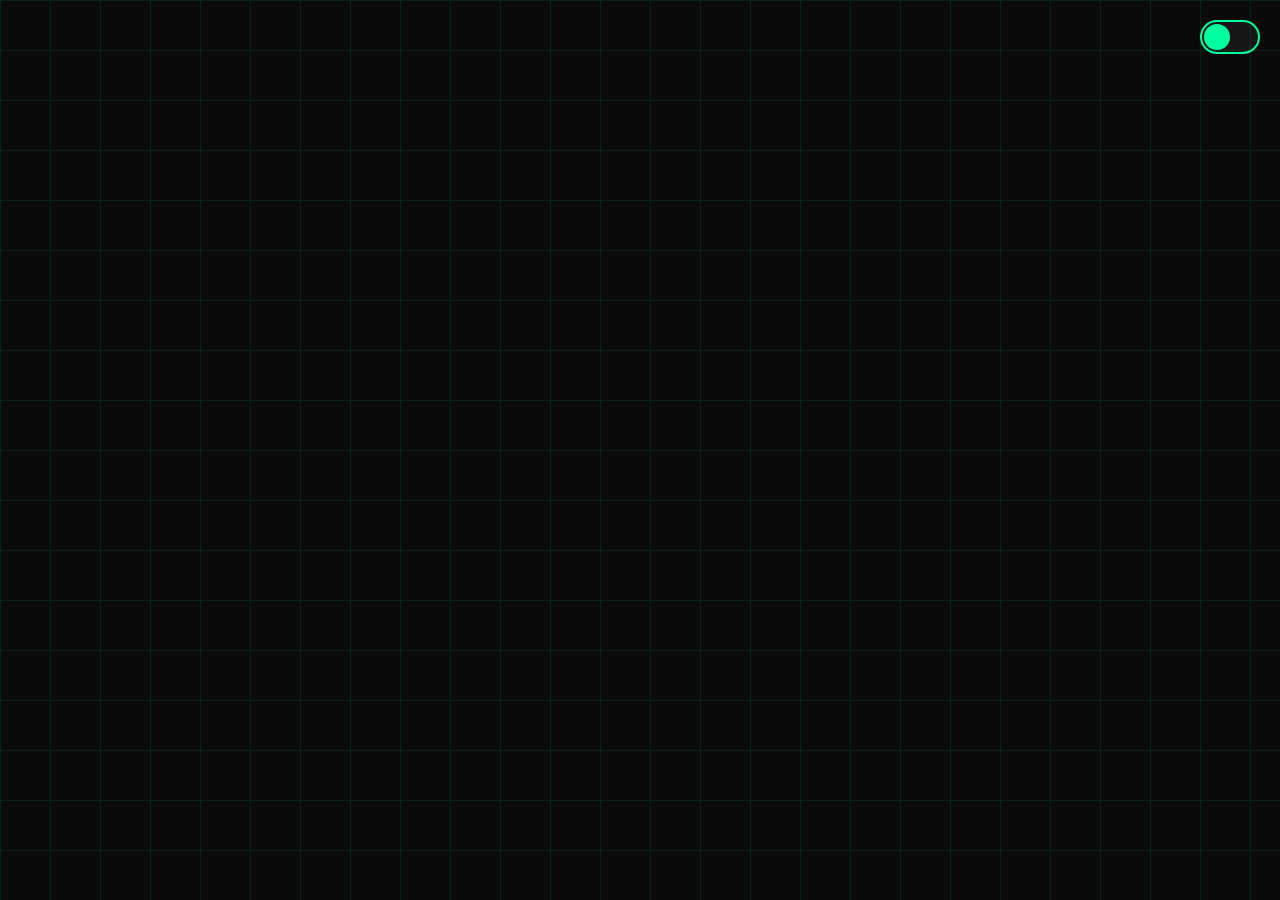
<file: welcome.html>
<!DOCTYPE html>
<html lang="en">
<head>
    <meta charset="UTF-8">
    <meta name="viewport" content="width=device-width, initial-scale=1.0">
    <title>Welcome - Bengaluru Transport Optimizer</title>
    <link href="https://fonts.googleapis.com/css2?family=Orbitron:wght@400;700&family=Roboto:wght@300;400;700&display=swap" rel="stylesheet">
    <style>
        :root {
            --primary-color: #00ff9d;
            --secondary-color: #ff00ff;
            --background-color: #0a0a0a;
            --text-color: #ffffff;
            --card-bg: rgba(255, 255, 255, 0.05);
            --card-shadow: 0 0 20px rgba(0, 255, 157, 0.2);
        }

        [data-theme="light"] {
            --primary-color: #00cc7d;
            --secondary-color: #cc00cc;
            --background-color: #f0f0f0;
            --text-color: #333333;
            --card-bg: #ffffff;
            --card-shadow: 0 8px 32px rgba(0, 0, 0, 0.1);
        }

        * {
            margin: 0;
            padding: 0;
            box-sizing: border-box;
        }

        body {
            font-family: 'Roboto', sans-serif;
            background-color: var(--background-color);
            color: var(--text-color);
            min-height: 100vh;
            overflow: hidden;
            transition: background-color 0.3s ease, color 0.3s ease;
        }

        .theme-toggle {
            position: fixed;
            top: 20px;
            right: 20px;
            z-index: 1000;
        }

        .toggle-switch {
            position: relative;
            display: inline-block;
            width: 60px;
            height: 34px;
        }

        .toggle-switch input {
            opacity: 0;
            width: 0;
            height: 0;
        }

        .toggle-slider {
            position: absolute;
            cursor: pointer;
            top: 0;
            left: 0;
            right: 0;
            bottom: 0;
            background-color: var(--card-bg);
            transition: .4s;
            border-radius: 34px;
            border: 2px solid var(--primary-color);
        }

        .toggle-slider:before {
            position: absolute;
            content: "";
            height: 26px;
            width: 26px;
            left: 2px;
            bottom: 2px;
            background-color: var(--primary-color);
            transition: .4s;
            border-radius: 50%;
        }

        input:checked + .toggle-slider {
            background-color: var(--card-bg);
        }

        input:checked + .toggle-slider:before {
            transform: translateX(26px);
        }

        .container {
            position: relative;
            height: 100vh;
            display: flex;
            flex-direction: column;
            justify-content: center;
            align-items: center;
            z-index: 1;
        }

        .title {
            font-family: 'Orbitron', sans-serif;
            font-size: 4rem;
            text-align: center;
            margin-bottom: 1rem;
            opacity: 0;
            transform: translateY(20px);
            animation: fadeInUp 1s ease forwards;
            background: linear-gradient(45deg, var(--primary-color), var(--secondary-color));
            -webkit-background-clip: text;
            background-clip: text;
            color: transparent;
            text-shadow: 0 0 20px rgba(0, 255, 157, 0.3);
        }

        .subtitle {
            font-size: 1.5rem;
            text-align: center;
            margin-bottom: 3rem;
            opacity: 0;
            transform: translateY(20px);
            animation: fadeInUp 1s ease 0.3s forwards;
        }

        .button-container {
            display: flex;
            gap: 2rem;
            opacity: 0;
            transform: translateY(20px);
            animation: fadeInUp 1s ease 0.6s forwards;
        }

        .button {
            padding: 1rem 2rem;
            font-family: 'Orbitron', sans-serif;
            font-size: 1.2rem;
            color: var(--text-color);
            background: linear-gradient(45deg, var(--primary-color), var(--secondary-color));
            border: none;
            border-radius: 5px;
            text-decoration: none;
            transition: transform 0.3s ease, box-shadow 0.3s ease;
            cursor: pointer;
        }

        .button:hover {
            transform: translateY(-2px);
            box-shadow: 0 0 20px rgba(0, 255, 157, 0.4);
        }

        .grid {
            position: fixed;
            top: 0;
            left: 0;
            width: 100%;
            height: 100%;
            background: 
                linear-gradient(var(--primary-color) 1px, transparent 1px),
                linear-gradient(90deg, var(--primary-color) 1px, transparent 1px);
            background-size: 50px 50px;
            opacity: 0.1;
            z-index: 0;
            animation: gridMove 20s linear infinite;
        }

        .particles {
            position: fixed;
            top: 0;
            left: 0;
            width: 100%;
            height: 100%;
            pointer-events: none;
            z-index: 0;
        }

        .particle {
            position: absolute;
            width: 2px;
            height: 2px;
            background: var(--primary-color);
            border-radius: 50%;
            pointer-events: none;
            opacity: 0;
            transition: opacity 0.3s ease;
        }

        @keyframes fadeInUp {
            from {
                opacity: 0;
                transform: translateY(20px);
            }
            to {
                opacity: 1;
                transform: translateY(0);
            }
        }

        @keyframes gridMove {
            from {
                transform: translateY(0);
            }
            to {
                transform: translateY(50px);
            }
        }

        @media (max-width: 768px) {
            .title {
                font-size: 2.5rem;
            }
            .subtitle {
                font-size: 1.2rem;
            }
            .button-container {
                flex-direction: column;
                gap: 1rem;
            }
        }
    </style>
</head>
<body>
    <div class="theme-toggle">
        <label class="toggle-switch">
            <input type="checkbox" id="theme-toggle">
            <span class="toggle-slider"></span>
        </label>
    </div>

    <div class="grid"></div>
    <div class="particles"></div>

    <div class="container">
        <h1 class="title">Bengaluru Transport Optimizer</h1>
        <p class="subtitle">Optimize your journey through the city's multi-modal transport network</p>
        <div class="button-container">
            <a href="get-started.html" class="button">Get Started</a>
            <a href="index.html" class="button">Enter</a>
        </div>
    </div>

    <script>
        // Theme toggle functionality
        const themeToggle = document.getElementById('theme-toggle');
        
        // Check for saved theme preference
        const savedTheme = localStorage.getItem('theme');
        if (savedTheme) {
            document.body.setAttribute('data-theme', savedTheme);
            themeToggle.checked = savedTheme === 'light';
        }

        themeToggle.addEventListener('change', () => {
            if (themeToggle.checked) {
                document.body.setAttribute('data-theme', 'light');
                localStorage.setItem('theme', 'light');
            } else {
                document.body.setAttribute('data-theme', 'dark');
                localStorage.setItem('theme', 'dark');
            }
        });

        // Particle effect
        const particlesContainer = document.querySelector('.particles');
        const particles = [];
        const particleCount = 50;

        for (let i = 0; i < particleCount; i++) {
            const particle = document.createElement('div');
            particle.className = 'particle';
            particlesContainer.appendChild(particle);
            particles.push({
                element: particle,
                x: Math.random() * window.innerWidth,
                y: Math.random() * window.innerHeight,
                speedX: (Math.random() - 0.5) * 2,
                speedY: (Math.random() - 0.5) * 2
            });
        }

        function animateParticles() {
            particles.forEach(particle => {
                particle.x += particle.speedX;
                particle.y += particle.speedY;

                if (particle.x < 0 || particle.x > window.innerWidth) {
                    particle.speedX *= -1;
                }
                if (particle.y < 0 || particle.y > window.innerHeight) {
                    particle.speedY *= -1;
                }

                particle.element.style.transform = `translate(${particle.x}px, ${particle.y}px)`;
            });

            requestAnimationFrame(animateParticles);
        }

        animateParticles();

        // Mouse interaction
        document.addEventListener('mousemove', (e) => {
            const mouseX = e.clientX;
            const mouseY = e.clientY;

            particles.forEach(particle => {
                const dx = mouseX - particle.x;
                const dy = mouseY - particle.y;
                const distance = Math.sqrt(dx * dx + dy * dy);

                if (distance < 100) {
                    const angle = Math.atan2(dy, dx);
                    const force = (100 - distance) / 100;
                    particle.speedX -= Math.cos(angle) * force * 0.2;
                    particle.speedY -= Math.sin(angle) * force * 0.2;
                }
            });
        });
    </script>
</body>
</html>
</file>
